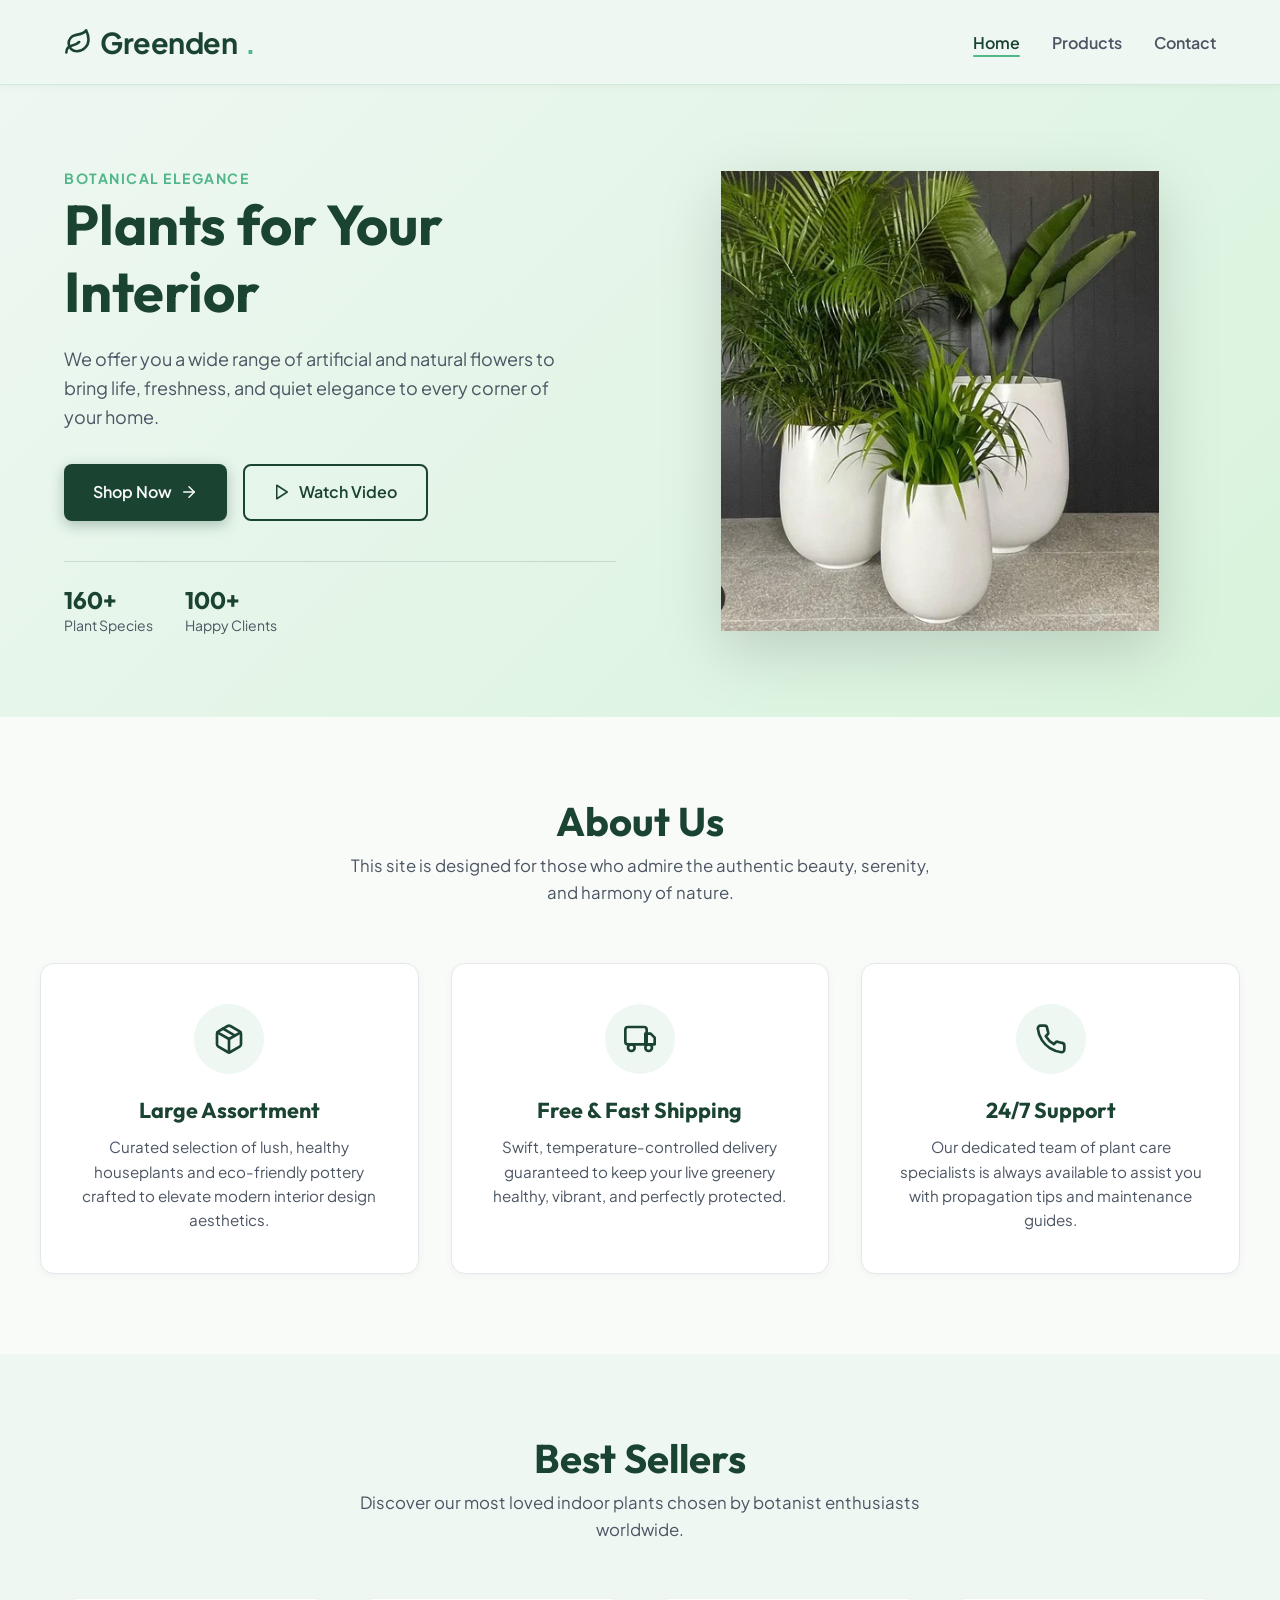
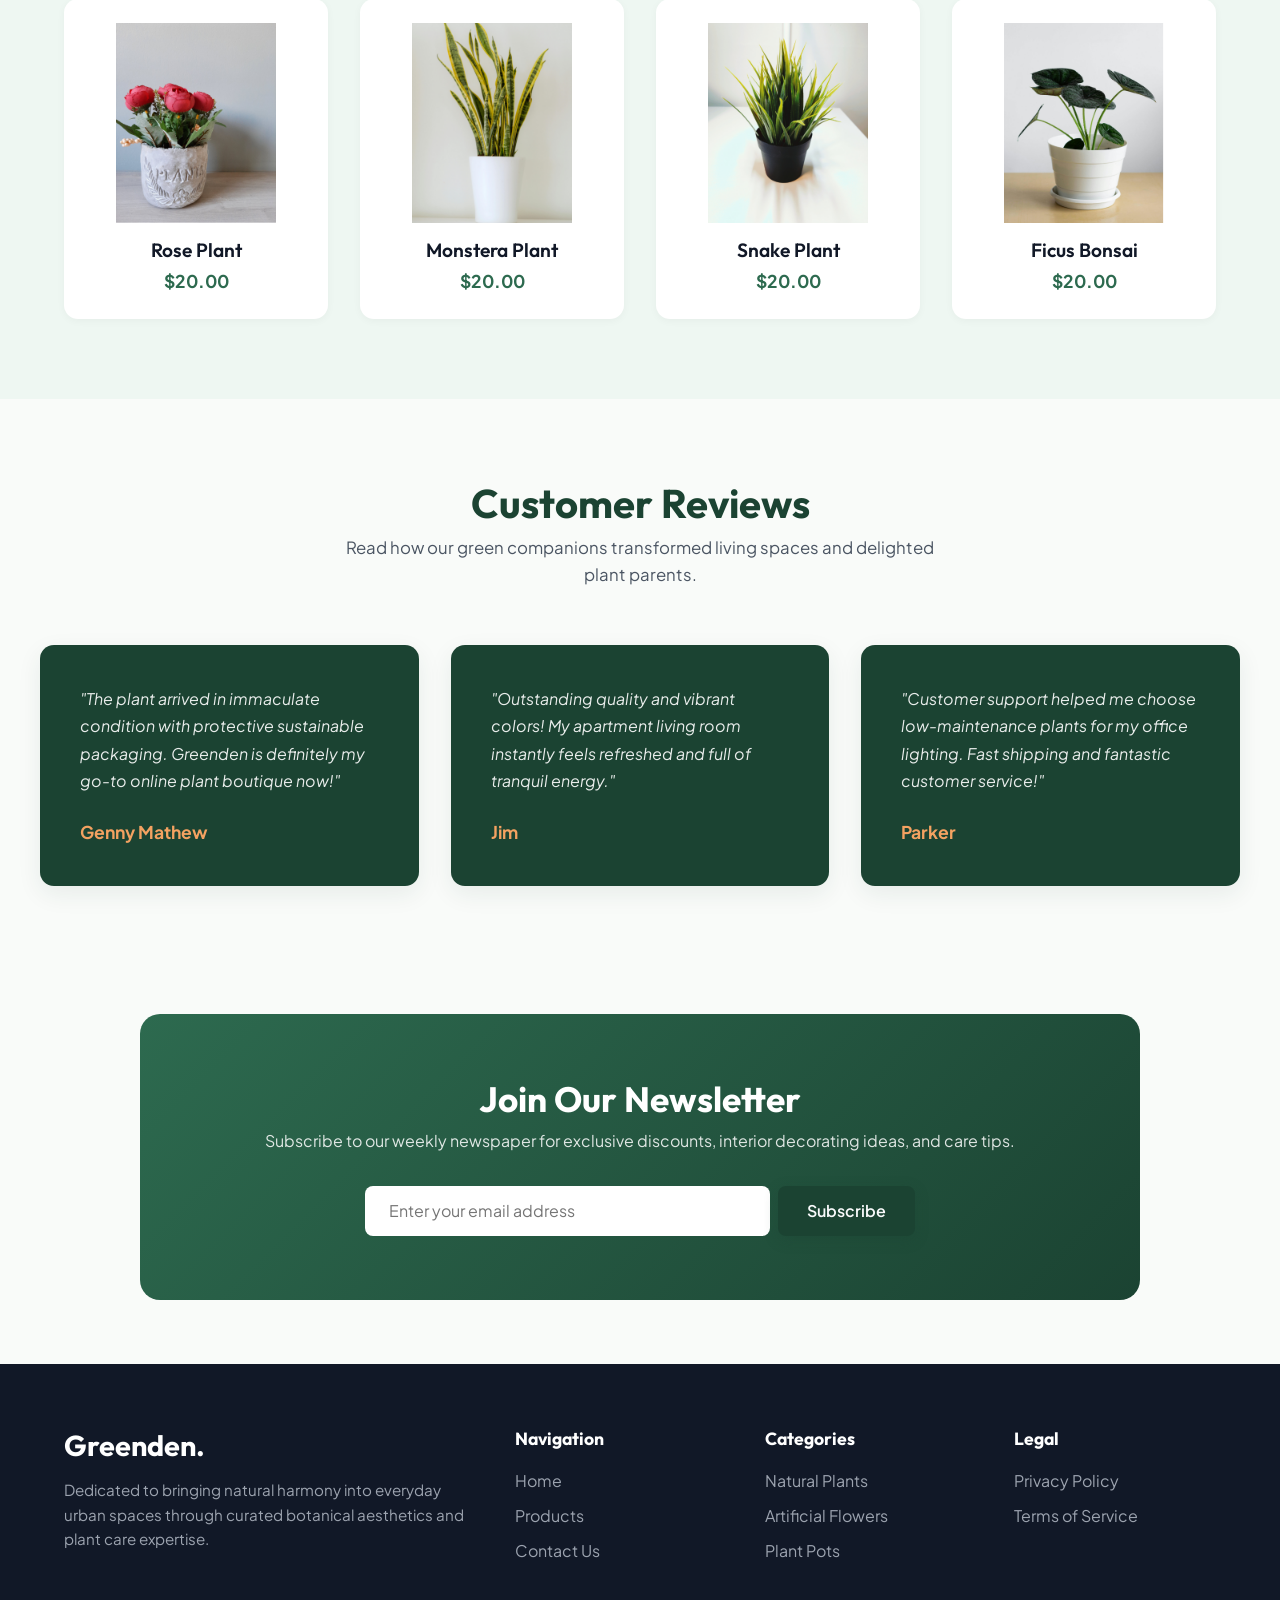
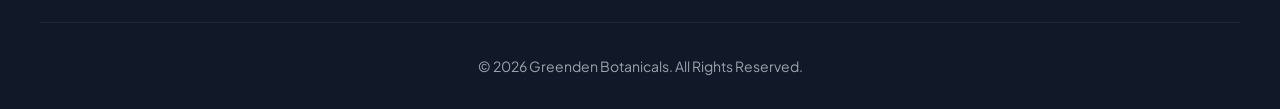
<file: index.html>
<!DOCTYPE html>
<html lang="en">

<head>
    <meta charset="UTF-8">
    <meta name="viewport" content="width=device-width, initial-scale=1.0">
    <title>Greenden | Premium Plants for Your Interior</title>
    <meta name="description" content="Explore a wide range of artificial and natural plants to transform your home interior harmony at Greenden.">
    <link rel="stylesheet" href="./style.css">
</head>

<body>
    <!-- Navigation Bar (Pure CSS Mobile Toggle) -->
    <nav class="navbar">
        <div class="nav-container container">
            <a href="./index.html" class="brand-logo">
                <svg xmlns="http://www.w3.org/2000/svg" width="28" height="28" viewBox="0 0 24 24" fill="none" stroke="currentColor" stroke-width="2.2" stroke-linecap="round" stroke-linejoin="round"><path d="M11 20A7 7 0 0 1 9.8 6.1C15.5 5 17 4.4 19 2c1 2 2 4.18 2 8 0 5.5-4.78 10-10 10Z"/><path d="M2 21c0-3 1.85-5.36 5.08-6C9.5 14.52 12 13 13 12"/></svg>
                Greenden<span>.</span>
            </a>

            <input type="checkbox" id="menu-toggle" class="menu-toggle-checkbox">
            <label for="menu-toggle" class="menu-toggle-label" aria-label="Toggle Navigation Menu">
                <svg xmlns="http://www.w3.org/2000/svg" width="32" height="32" viewBox="0 0 24 24" fill="none" stroke="currentColor" stroke-width="2" stroke-linecap="round" stroke-linejoin="round"><line x1="4" x2="20" y1="12" y2="12"/><line x1="4" x2="20" y1="6" y2="6"/><line x1="4" x2="20" y1="18" y2="18"/></svg>
            </label>

            <ul class="nav-menu" id="navMenu">
                <li><a href="./index.html" class="nav-link active">Home</a></li>
                <li><a href="./Product.html" class="nav-link">Products</a></li>
                <li><a href="./contact.html" class="nav-link">Contact</a></li>
            </ul>
        </div>
    </nav>

    <!-- Hero Section -->
    <header class="hero-section">
        <div class="container hero-grid">
            <div class="hero-content">
                <span class="hero-subtitle">Botanical Elegance</span>
                <h1 class="hero-title">Plants for Your Interior</h1>
                <p class="hero-desc">We offer you a wide range of artificial and natural flowers to bring life, freshness, and quiet elegance to every corner of your home.</p>
                <div class="hero-buttons">
                    <a href="./Product.html" class="btn btn-primary">
                        Shop Now
                        <svg xmlns="http://www.w3.org/2000/svg" width="18" height="18" viewBox="0 0 24 24" fill="none" stroke="currentColor" stroke-width="2" stroke-linecap="round" stroke-linejoin="round"><line x1="5" y1="12" x2="19" y2="12"></line><polyline points="12 5 19 12 12 19"></polyline></svg>
                    </a>
                    <a href="#about" class="btn btn-outline">
                        <svg xmlns="http://www.w3.org/2000/svg" width="18" height="18" viewBox="0 0 24 24" fill="none" stroke="currentColor" stroke-width="2" stroke-linecap="round" stroke-linejoin="round"><polygon points="5 3 19 12 5 21 5 3"></polygon></svg>
                        Watch Video
                    </a>
                </div>
                <div class="hero-stats">
                    <div class="stat-item">
                        <h4>160+</h4>
                        <p>Plant Species</p>
                    </div>
                    <div class="stat-item">
                        <h4>100+</h4>
                        <p>Happy Clients</p>
                    </div>
                </div>
            </div>
            <div class="hero-img-wrapper">
                <img src="./img/image.png" alt="Featured Interior Plant Showcase" class="hero-img">
            </div>
        </div>
    </header>

    <!-- About Us Section -->
    <section class="about-section container" id="about">
        <div class="section-header">
            <h2 class="section-title">About Us</h2>
            <p class="section-subtitle">This site is designed for those who admire the authentic beauty, serenity, and harmony of nature.</p>
        </div>

        <div class="features-grid">
            <div class="feature-card">
                <div class="feature-icon">
                    <svg xmlns="http://www.w3.org/2000/svg" width="32" height="32" viewBox="0 0 24 24" fill="none" stroke="currentColor" stroke-width="2" stroke-linecap="round" stroke-linejoin="round"><path d="m7.5 4.27 9 5.15"/><path d="M21 8a2 2 0 0 0-1-1.73l-7-4a2 2 0 0 0-2 0l-7 4A2 2 0 0 0 3 8v8a2 2 0 0 0 1 1.73l7 4a2 2 0 0 0 2 0l7-4A2 2 0 0 0 21 16Z"/><path d="m3.3 7 8.7 5 8.7-5"/><path d="M12 12v10"/></svg>
                </div>
                <h3>Large Assortment</h3>
                <p>Curated selection of lush, healthy houseplants and eco-friendly pottery crafted to elevate modern interior design aesthetics.</p>
            </div>

            <div class="feature-card">
                <div class="feature-icon">
                    <svg xmlns="http://www.w3.org/2000/svg" width="32" height="32" viewBox="0 0 24 24" fill="none" stroke="currentColor" stroke-width="2" stroke-linecap="round" stroke-linejoin="round"><rect width="16" height="13" x="1" y="3" rx="2"/><path d="M16 8h4l3 3v5h-7V8z"/><circle cx="5.5" cy="18.5" r="2.5"/><circle cx="18.5" cy="18.5" r="2.5"/></svg>
                </div>
                <h3>Free & Fast Shipping</h3>
                <p>Swift, temperature-controlled delivery guaranteed to keep your live greenery healthy, vibrant, and perfectly protected.</p>
            </div>

            <div class="feature-card">
                <div class="feature-icon">
                    <svg xmlns="http://www.w3.org/2000/svg" width="32" height="32" viewBox="0 0 24 24" fill="none" stroke="currentColor" stroke-width="2" stroke-linecap="round" stroke-linejoin="round"><path d="M22 16.92v3a2 2 0 0 1-2.18 2 19.79 19.79 0 0 1-8.63-3.07 19.5 19.5 0 0 1-6-6 19.79 19.79 0 0 1-3.07-8.67A2 2 0 0 1 4.11 2h3a2 2 0 0 1 2 1.72 12.84 12.84 0 0 0 .7 2.81 2 2 0 0 1-.45 2.11L8.09 9.91a16 16 0 0 0 6 6l1.27-1.27a2 2 0 0 1 2.11-.45 12.84 12.84 0 0 0 2.81.7A2 2 0 0 1 22 16.92z"/></svg>
                </div>
                <h3>24/7 Support</h3>
                <p>Our dedicated team of plant care specialists is always available to assist you with propagation tips and maintenance guides.</p>
            </div>
        </div>
    </section>

    <!-- Best Seller Section -->
    <section class="products-section">
        <div class="container">
            <div class="section-header">
                <h2 class="section-title">Best Sellers</h2>
                <p class="section-subtitle">Discover our most loved indoor plants chosen by botanist enthusiasts worldwide.</p>
            </div>

            <div class="product-grid">
                <div class="product-card">
                    <div class="product-img-wrapper">
                        <img src="./img/best_seller_1.png" alt="Rose Plant Botanical">
                    </div>
                    <div>
                        <h3 class="product-title">Rose Plant</h3>
                        <p class="product-price">$20.00</p>
                    </div>
                </div>

                <div class="product-card">
                    <div class="product-img-wrapper">
                        <img src="./img/best_seller_2.png" alt="Monstera Deliciosa">
                    </div>
                    <div>
                        <h3 class="product-title">Monstera Plant</h3>
                        <p class="product-price">$20.00</p>
                    </div>
                </div>

                <div class="product-card">
                    <div class="product-img-wrapper">
                        <img src="./img/best_seller_3.png" alt="Snake Plant Indoor">
                    </div>
                    <div>
                        <h3 class="product-title">Snake Plant</h3>
                        <p class="product-price">$20.00</p>
                    </div>
                </div>

                <div class="product-card">
                    <div class="product-img-wrapper">
                        <img src="./img/best_seller_4.png" alt="Ficus Bonsai Tree">
                    </div>
                    <div>
                        <h3 class="product-title">Ficus Bonsai</h3>
                        <p class="product-price">$20.00</p>
                    </div>
                </div>
            </div>
        </div>
    </section>

    <!-- Customer Reviews -->
    <section class="reviews-section container">
        <div class="section-header">
            <h2 class="section-title">Customer Reviews</h2>
            <p class="section-subtitle">Read how our green companions transformed living spaces and delighted plant parents.</p>
        </div>

        <div class="reviews-grid">
            <div class="review-card">
                <p>"The plant arrived in immaculate condition with protective sustainable packaging. Greenden is definitely my go-to online plant boutique now!"</p>
                <div class="reviewer-name">Genny Mathew</div>
            </div>

            <div class="review-card">
                <p>"Outstanding quality and vibrant colors! My apartment living room instantly feels refreshed and full of tranquil energy."</p>
                <div class="reviewer-name">Jim</div>
            </div>

            <div class="review-card">
                <p>"Customer support helped me choose low-maintenance plants for my office lighting. Fast shipping and fantastic customer service!"</p>
                <div class="reviewer-name">Parker</div>
            </div>
        </div>
    </section>

    <!-- Newsletter Section -->
    <div class="container">
        <section class="newsletter-section">
            <h2>Join Our Newsletter</h2>
            <p>Subscribe to our weekly newspaper for exclusive discounts, interior decorating ideas, and care tips.</p>
            <form class="newsletter-form" action="#" method="get">
                <input type="email" placeholder="Enter your email address" class="newsletter-input" required>
                <button type="submit" class="btn btn-primary">Subscribe</button>
            </form>
        </section>
    </div>

    <!-- Footer -->
    <footer class="footer">
        <div class="container footer-grid">
            <div class="footer-brand">
                <h2>Greenden<span>.</span></h2>
                <p>Dedicated to bringing natural harmony into everyday urban spaces through curated botanical aesthetics and plant care expertise.</p>
            </div>
            <div class="footer-col">
                <h4>Navigation</h4>
                <ul class="footer-links">
                    <li><a href="./index.html">Home</a></li>
                    <li><a href="./Product.html">Products</a></li>
                    <li><a href="./contact.html">Contact Us</a></li>
                </ul>
            </div>
            <div class="footer-col">
                <h4>Categories</h4>
                <ul class="footer-links">
                    <li><a href="./Product.html">Natural Plants</a></li>
                    <li><a href="./Product.html">Artificial Flowers</a></li>
                    <li><a href="./Product.html">Plant Pots</a></li>
                </ul>
            </div>
            <div class="footer-col">
                <h4>Legal</h4>
                <ul class="footer-links">
                    <li><a href="#">Privacy Policy</a></li>
                    <li><a href="#">Terms of Service</a></li>
                </ul>
            </div>
        </div>
        <div class="footer-bottom container">
            <p>&copy; 2026 Greenden Botanicals. All Rights Reserved.</p>
        </div>
    </footer>
</body>

</html>
</file>
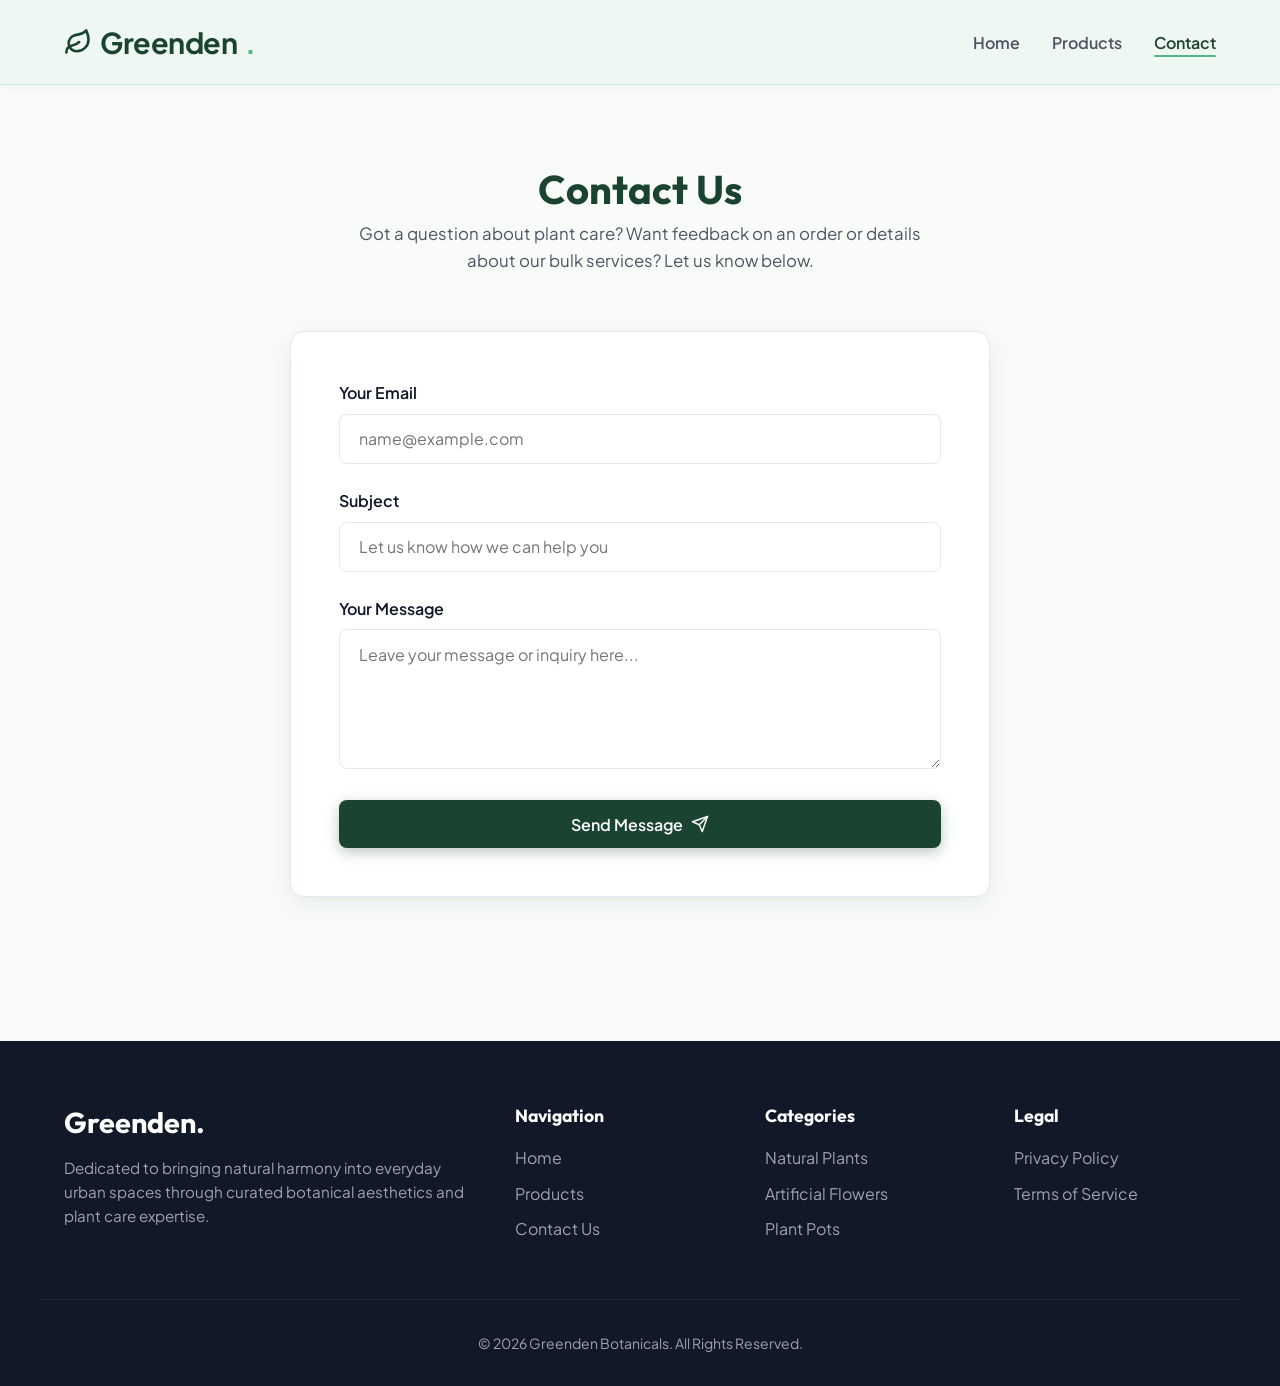
<file: contact.html>
<!DOCTYPE html>
<html lang="en">

<head>
    <meta charset="UTF-8">
    <meta name="viewport" content="width=device-width, initial-scale=1.0">
    <title>Contact Us | Greenden</title>
    <meta name="description" content="Get in touch with Greenden's botanical specialists for questions, orders, or support.">
    <link rel="stylesheet" href="./style.css">
</head>

<body>
    <!-- Navigation Bar (Pure CSS Mobile Toggle) -->
    <nav class="navbar">
        <div class="nav-container container">
            <a href="./index.html" class="brand-logo">
                <svg xmlns="http://www.w3.org/2000/svg" width="28" height="28" viewBox="0 0 24 24" fill="none" stroke="currentColor" stroke-width="2.2" stroke-linecap="round" stroke-linejoin="round"><path d="M11 20A7 7 0 0 1 9.8 6.1C15.5 5 17 4.4 19 2c1 2 2 4.18 2 8 0 5.5-4.78 10-10 10Z"/><path d="M2 21c0-3 1.85-5.36 5.08-6C9.5 14.52 12 13 13 12"/></svg>
                Greenden<span>.</span>
            </a>

            <input type="checkbox" id="menu-toggle" class="menu-toggle-checkbox">
            <label for="menu-toggle" class="menu-toggle-label" aria-label="Toggle Navigation Menu">
                <svg xmlns="http://www.w3.org/2000/svg" width="32" height="32" viewBox="0 0 24 24" fill="none" stroke="currentColor" stroke-width="2" stroke-linecap="round" stroke-linejoin="round"><line x1="4" x2="20" y1="12" y2="12"/><line x1="4" x2="20" y1="6" y2="6"/><line x1="4" x2="20" y1="18" y2="18"/></svg>
            </label>

            <ul class="nav-menu" id="navMenu">
                <li><a href="./index.html" class="nav-link">Home</a></li>
                <li><a href="./Product.html" class="nav-link">Products</a></li>
                <li><a href="./contact.html" class="nav-link active">Contact</a></li>
            </ul>
        </div>
    </nav>

    <!-- Contact Form Section -->
    <section class="contact-section">
        <div class="container">
            <div class="section-header">
                <h1 class="section-title">Contact Us</h1>
                <p class="section-subtitle">Got a question about plant care? Want feedback on an order or details about our bulk services? Let us know below.</p>
            </div>

            <div class="contact-box">
                <form action="#" method="get">
                    <div class="form-group">
                        <label for="email" class="form-label">Your Email</label>
                        <input type="email" id="email" class="form-control" placeholder="name@example.com" required>
                    </div>

                    <div class="form-group">
                        <label for="subject" class="form-label">Subject</label>
                        <input type="text" id="subject" class="form-control" placeholder="Let us know how we can help you" required>
                    </div>

                    <div class="form-group">
                        <label for="message" class="form-label">Your Message</label>
                        <textarea id="message" class="form-control" placeholder="Leave your message or inquiry here..." required></textarea>
                    </div>

                    <button type="submit" class="btn btn-primary" style="width: 100%;">
                        Send Message
                        <svg xmlns="http://www.w3.org/2000/svg" width="18" height="18" viewBox="0 0 24 24" fill="none" stroke="currentColor" stroke-width="2" stroke-linecap="round" stroke-linejoin="round"><line x1="22" y1="2" x2="11" y2="13"></line><polygon points="22 2 15 22 11 13 2 9 22 2"></polygon></svg>
                    </button>
                </form>
            </div>
        </div>
    </section>

    <!-- Footer -->
    <footer class="footer">
        <div class="container footer-grid">
            <div class="footer-brand">
                <h2>Greenden<span>.</span></h2>
                <p>Dedicated to bringing natural harmony into everyday urban spaces through curated botanical aesthetics and plant care expertise.</p>
            </div>
            <div class="footer-col">
                <h4>Navigation</h4>
                <ul class="footer-links">
                    <li><a href="./index.html">Home</a></li>
                    <li><a href="./Product.html">Products</a></li>
                    <li><a href="./contact.html">Contact Us</a></li>
                </ul>
            </div>
            <div class="footer-col">
                <h4>Categories</h4>
                <ul class="footer-links">
                    <li><a href="./Product.html">Natural Plants</a></li>
                    <li><a href="./Product.html">Artificial Flowers</a></li>
                    <li><a href="./Product.html">Plant Pots</a></li>
                </ul>
            </div>
            <div class="footer-col">
                <h4>Legal</h4>
                <ul class="footer-links">
                    <li><a href="#">Privacy Policy</a></li>
                    <li><a href="#">Terms of Service</a></li>
                </ul>
            </div>
        </div>
        <div class="footer-bottom container">
            <p>&copy; 2026 Greenden Botanicals. All Rights Reserved.</p>
        </div>
    </footer>
</body>

</html>
</file>
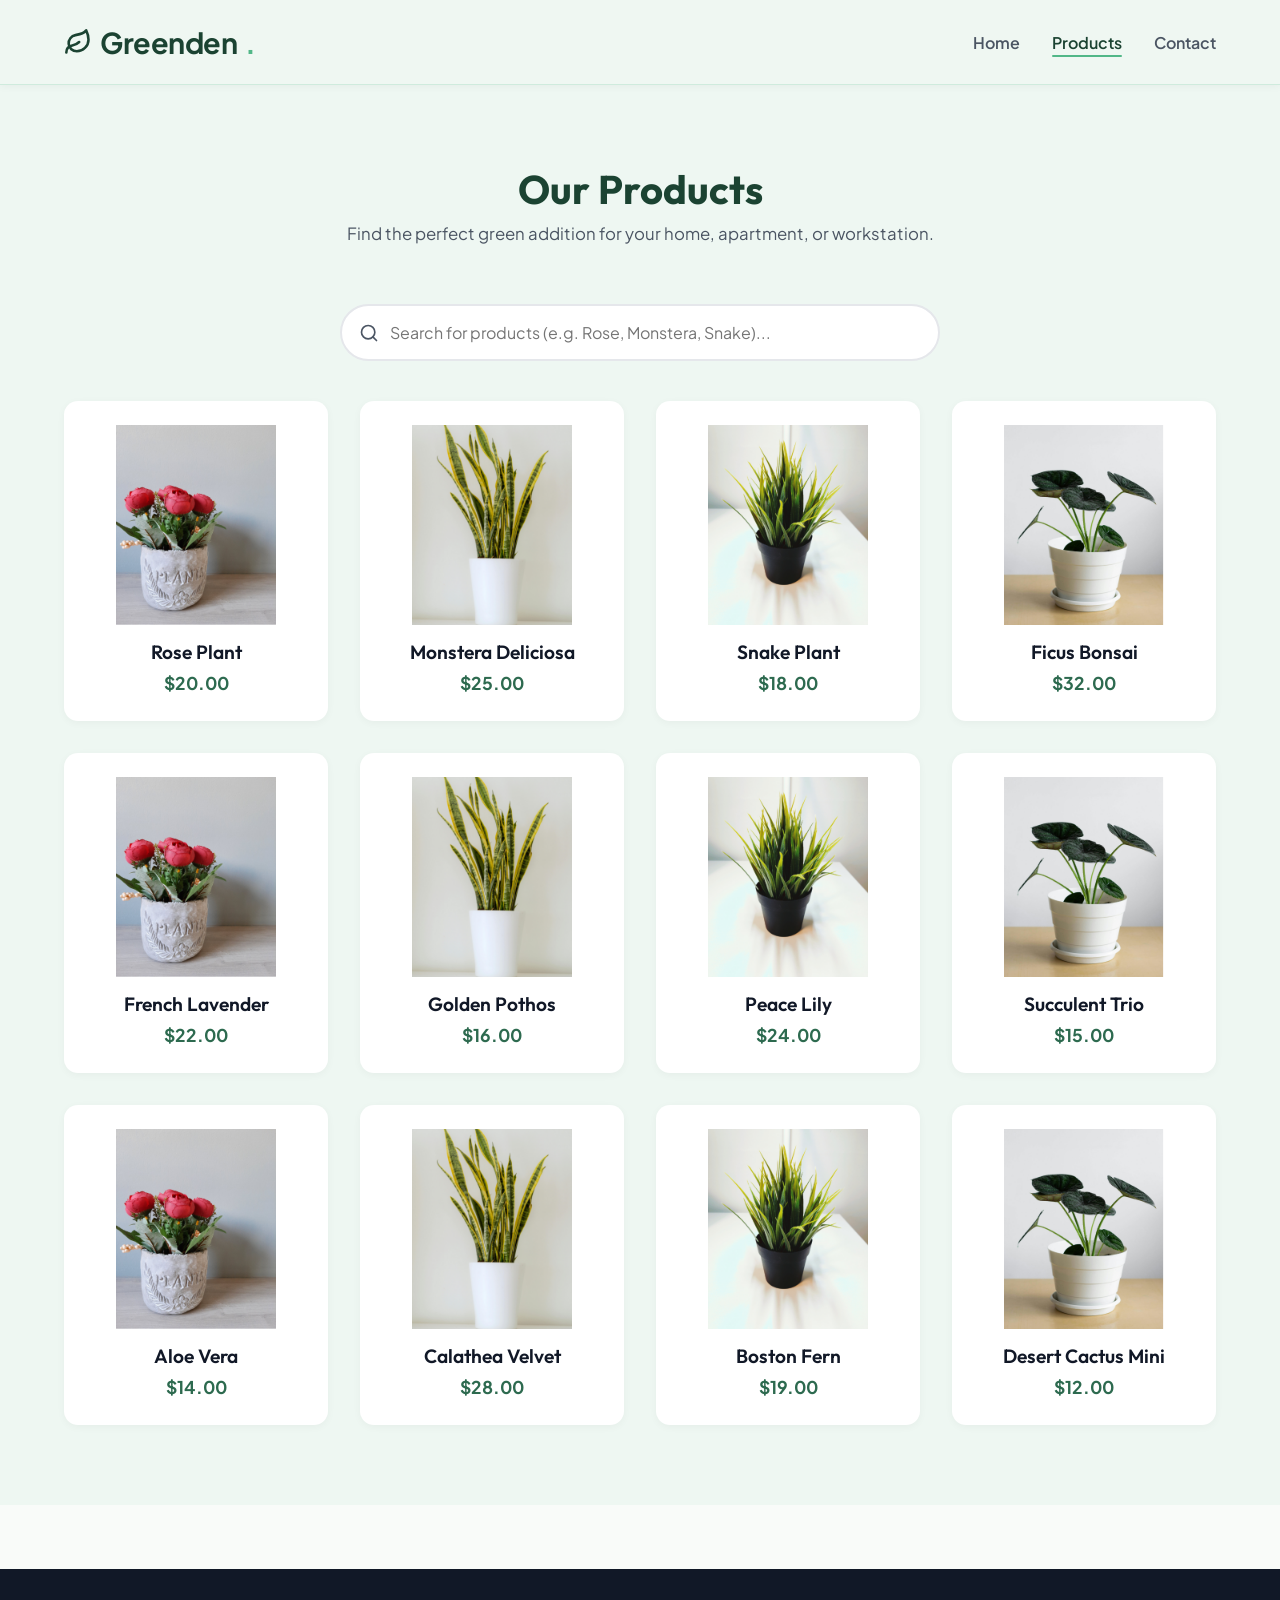
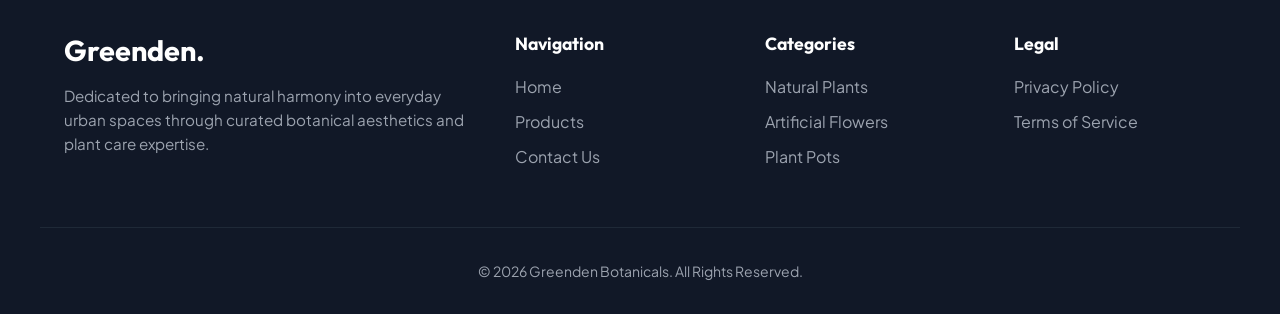
<file: Product.html>
<!DOCTYPE html>
<html lang="en">

<head>
    <meta charset="UTF-8">
    <meta name="viewport" content="width=device-width, initial-scale=1.0">
    <title>Our Products | Greenden</title>
    <meta name="description" content="Browse our wide selection of natural indoor plants, artificial flowers, and botanical accessories at Greenden.">
    <link rel="stylesheet" href="./style.css">
</head>

<body>
    <!-- Navigation Bar (Pure CSS Mobile Toggle) -->
    <nav class="navbar">
        <div class="nav-container container">
            <a href="./index.html" class="brand-logo">
                <svg xmlns="http://www.w3.org/2000/svg" width="28" height="28" viewBox="0 0 24 24" fill="none" stroke="currentColor" stroke-width="2.2" stroke-linecap="round" stroke-linejoin="round"><path d="M11 20A7 7 0 0 1 9.8 6.1C15.5 5 17 4.4 19 2c1 2 2 4.18 2 8 0 5.5-4.78 10-10 10Z"/><path d="M2 21c0-3 1.85-5.36 5.08-6C9.5 14.52 12 13 13 12"/></svg>
                Greenden<span>.</span>
            </a>

            <input type="checkbox" id="menu-toggle" class="menu-toggle-checkbox">
            <label for="menu-toggle" class="menu-toggle-label" aria-label="Toggle Navigation Menu">
                <svg xmlns="http://www.w3.org/2000/svg" width="32" height="32" viewBox="0 0 24 24" fill="none" stroke="currentColor" stroke-width="2" stroke-linecap="round" stroke-linejoin="round"><line x1="4" x2="20" y1="12" y2="12"/><line x1="4" x2="20" y1="6" y2="6"/><line x1="4" x2="20" y1="18" y2="18"/></svg>
            </label>

            <ul class="nav-menu" id="navMenu">
                <li><a href="./index.html" class="nav-link">Home</a></li>
                <li><a href="./Product.html" class="nav-link active">Products</a></li>
                <li><a href="./contact.html" class="nav-link">Contact</a></li>
            </ul>
        </div>
    </nav>

    <!-- Product Showcase Section -->
    <section class="products-section" style="min-height: 80vh;">
        <div class="container">
            <div class="section-header">
                <h1 class="section-title">Our Products</h1>
                <p class="section-subtitle">Find the perfect green addition for your home, apartment, or workstation.</p>
            </div>

            <!-- Search Bar -->
            <div class="search-wrapper">
                <svg class="search-icon" xmlns="http://www.w3.org/2000/svg" width="20" height="20" viewBox="0 0 24 24" fill="none" stroke="currentColor" stroke-width="2" stroke-linecap="round" stroke-linejoin="round"><circle cx="11" cy="11" r="8"></circle><line x1="21" y1="21" x2="16.65" y2="16.65"></line></svg>
                <input type="text" id="searchInput" class="search-input" placeholder="Search for products (e.g. Rose, Monstera, Snake)...">
            </div>

            <!-- Product Grid -->
            <div class="product-grid" id="productGrid">
                <div class="product-card">
                    <div class="product-img-wrapper">
                        <img src="./img/best_seller_1.png" alt="Rose Plant Botanical">
                    </div>
                    <div>
                        <h3 class="product-title">Rose Plant</h3>
                        <p class="product-price">$20.00</p>
                    </div>
                </div>

                <div class="product-card">
                    <div class="product-img-wrapper">
                        <img src="./img/best_seller_2.png" alt="Monstera Deliciosa">
                    </div>
                    <div>
                        <h3 class="product-title">Monstera Deliciosa</h3>
                        <p class="product-price">$25.00</p>
                    </div>
                </div>

                <div class="product-card">
                    <div class="product-img-wrapper">
                        <img src="./img/best_seller_3.png" alt="Snake Plant Indoor">
                    </div>
                    <div>
                        <h3 class="product-title">Snake Plant</h3>
                        <p class="product-price">$18.00</p>
                    </div>
                </div>

                <div class="product-card">
                    <div class="product-img-wrapper">
                        <img src="./img/best_seller_4.png" alt="Ficus Bonsai Tree">
                    </div>
                    <div>
                        <h3 class="product-title">Ficus Bonsai</h3>
                        <p class="product-price">$32.00</p>
                    </div>
                </div>

                <div class="product-card">
                    <div class="product-img-wrapper">
                        <img src="./img/best_seller_1.png" alt="French Lavender">
                    </div>
                    <div>
                        <h3 class="product-title">French Lavender</h3>
                        <p class="product-price">$22.00</p>
                    </div>
                </div>

                <div class="product-card">
                    <div class="product-img-wrapper">
                        <img src="./img/best_seller_2.png" alt="Golden Pothos Hanging">
                    </div>
                    <div>
                        <h3 class="product-title">Golden Pothos</h3>
                        <p class="product-price">$16.00</p>
                    </div>
                </div>

                <div class="product-card">
                    <div class="product-img-wrapper">
                        <img src="./img/best_seller_3.png" alt="Peace Lily Flowering">
                    </div>
                    <div>
                        <h3 class="product-title">Peace Lily</h3>
                        <p class="product-price">$24.00</p>
                    </div>
                </div>

                <div class="product-card">
                    <div class="product-img-wrapper">
                        <img src="./img/best_seller_4.png" alt="Succulent Collection">
                    </div>
                    <div>
                        <h3 class="product-title">Succulent Trio</h3>
                        <p class="product-price">$15.00</p>
                    </div>
                </div>

                <div class="product-card">
                    <div class="product-img-wrapper">
                        <img src="./img/best_seller_1.png" alt="Aloe Vera Healing">
                    </div>
                    <div>
                        <h3 class="product-title">Aloe Vera</h3>
                        <p class="product-price">$14.00</p>
                    </div>
                </div>

                <div class="product-card">
                    <div class="product-img-wrapper">
                        <img src="./img/best_seller_2.png" alt="Calathea Velvet Plant">
                    </div>
                    <div>
                        <h3 class="product-title">Calathea Velvet</h3>
                        <p class="product-price">$28.00</p>
                    </div>
                </div>

                <div class="product-card">
                    <div class="product-img-wrapper">
                        <img src="./img/best_seller_3.png" alt="Boston Fern Basket">
                    </div>
                    <div>
                        <h3 class="product-title">Boston Fern</h3>
                        <p class="product-price">$19.00</p>
                    </div>
                </div>

                <div class="product-card">
                    <div class="product-img-wrapper">
                        <img src="./img/best_seller_4.png" alt="Desert Cactus Mini">
                    </div>
                    <div>
                        <h3 class="product-title">Desert Cactus Mini</h3>
                        <p class="product-price">$12.00</p>
                    </div>
                </div>
            </div>
        </div>
    </section>

    <!-- Footer -->
    <footer class="footer">
        <div class="container footer-grid">
            <div class="footer-brand">
                <h2>Greenden<span>.</span></h2>
                <p>Dedicated to bringing natural harmony into everyday urban spaces through curated botanical aesthetics and plant care expertise.</p>
            </div>
            <div class="footer-col">
                <h4>Navigation</h4>
                <ul class="footer-links">
                    <li><a href="./index.html">Home</a></li>
                    <li><a href="./Product.html">Products</a></li>
                    <li><a href="./contact.html">Contact Us</a></li>
                </ul>
            </div>
            <div class="footer-col">
                <h4>Categories</h4>
                <ul class="footer-links">
                    <li><a href="./Product.html">Natural Plants</a></li>
                    <li><a href="./Product.html">Artificial Flowers</a></li>
                    <li><a href="./Product.html">Plant Pots</a></li>
                </ul>
            </div>
            <div class="footer-col">
                <h4>Legal</h4>
                <ul class="footer-links">
                    <li><a href="#">Privacy Policy</a></li>
                    <li><a href="#">Terms of Service</a></li>
                </ul>
            </div>
        </div>
        <div class="footer-bottom container">
            <p>&copy; 2026 Greenden Botanicals. All Rights Reserved.</p>
        </div>
    </footer>
</body>

</html>
</file>
<file: style.css>
/* ==========================================
   GREENDEN BOTANICALS - PURE HTML & CSS STYLES
   ========================================== */

@import url('https://fonts.googleapis.com/css2?family=Outfit:wght@300;400;500;600;700&family=Plus+Jakarta+Sans:wght@400;500;600;700&display=swap');

:root {
  --primary-color: #1b4332;
  --primary-light: #2d6a4f;
  --primary-lighter: #d8f3dc;
  --accent-color: #52b788;
  --accent-gold: #f4a261;
  --bg-main: #f9fbf9;
  --bg-surface: #ffffff;
  --bg-secondary: #eef7f2;
  --text-dark: #111827;
  --text-muted: #4b5563;
  --text-light: #f9fafb;
  --border-color: #e5e7eb;
  --radius-sm: 8px;
  --radius-md: 14px;
  --radius-lg: 20px;
  --shadow-sm: 0 2px 8px rgba(0, 0, 0, 0.04);
  --shadow-md: 0 8px 24px rgba(27, 67, 50, 0.08);
  --shadow-lg: 0 16px 32px rgba(27, 67, 50, 0.12);
  --transition: all 0.3s cubic-bezier(0.4, 0, 0.2, 1);
}

/* Base Resets */
* {
  margin: 0;
  padding: 0;
  box-sizing: border-box;
}

html {
  scroll-behavior: smooth;
}

body {
  font-family: 'Plus Jakarta Sans', -apple-system, BlinkMacSystemFont, sans-serif;
  background-color: var(--bg-main);
  color: var(--text-dark);
  line-height: 1.6;
}

h1, h2, h3, h4, h5, h6 {
  font-family: 'Outfit', sans-serif;
  color: var(--primary-color);
  line-height: 1.2;
}

a {
  text-decoration: none;
  color: inherit;
  transition: var(--transition);
}

ul {
  list-style: none;
}

img {
  max-width: 100%;
  height: auto;
  display: block;
}

button, input, textarea {
  font-family: inherit;
}

/* Layout Utilities */
.container {
  max-width: 1200px;
  margin: 0 auto;
  padding: 0 1.5rem;
}

/* ==========================================
   PURE CSS NAVIGATION BAR (NO JS)
   ========================================== */
.navbar {
  background-color: rgba(238, 247, 242, 0.94);
  backdrop-filter: blur(12px);
  -webkit-backdrop-filter: blur(12px);
  position: sticky;
  top: 0;
  z-index: 100;
  box-shadow: var(--shadow-sm);
  border-bottom: 1px solid rgba(82, 183, 136, 0.2);
}

.nav-container {
  display: flex;
  align-items: center;
  justify-content: space-between;
  padding: 1.2rem 1.5rem;
  position: relative;
}

.brand-logo {
  font-size: 1.8rem;
  font-weight: 700;
  color: var(--primary-color);
  display: flex;
  align-items: center;
  gap: 0.5rem;
  letter-spacing: -0.5px;
}

.brand-logo span {
  color: var(--accent-color);
}

.menu-toggle-checkbox {
  display: none;
}

.menu-toggle-label {
  display: none;
  cursor: pointer;
  color: var(--primary-color);
  padding: 0.2rem;
  user-select: none;
}

.nav-menu {
  display: flex;
  gap: 2rem;
  align-items: center;
}

.nav-link {
  font-size: 1rem;
  font-weight: 600;
  color: var(--text-muted);
  position: relative;
  padding: 0.3rem 0;
}

.nav-link:hover,
.nav-link.active {
  color: var(--primary-color);
}

.nav-link::after {
  content: '';
  position: absolute;
  bottom: 0;
  left: 0;
  width: 0%;
  height: 2.5px;
  background-color: var(--accent-color);
  border-radius: 2px;
  transition: var(--transition);
}

.nav-link:hover::after,
.nav-link.active::after {
  width: 100%;
}

/* ==========================================
   HERO SECTION
   ========================================== */
.hero-section {
  background: linear-gradient(135deg, #eef7f2 0%, #d8f3dc 100%);
  padding: 5rem 0;
  position: relative;
  overflow: hidden;
}

.hero-grid {
  display: grid;
  grid-template-columns: 1fr 1fr;
  gap: 3rem;
  align-items: center;
}

.hero-subtitle {
  text-transform: uppercase;
  font-size: 0.875rem;
  font-weight: 700;
  letter-spacing: 1.5px;
  color: var(--accent-color);
  margin-bottom: 0.75rem;
}

.hero-title {
  font-size: 3.5rem;
  font-weight: 700;
  margin-bottom: 1.25rem;
  color: var(--primary-color);
}

.hero-desc {
  font-size: 1.125rem;
  color: var(--text-muted);
  margin-bottom: 2rem;
  max-width: 90%;
}

.hero-buttons {
  display: flex;
  gap: 1rem;
  flex-wrap: wrap;
  margin-bottom: 2.5rem;
}

.btn {
  display: inline-flex;
  align-items: center;
  justify-content: center;
  gap: 0.5rem;
  padding: 0.85rem 1.8rem;
  border-radius: var(--radius-sm);
  font-weight: 600;
  font-size: 1rem;
  cursor: pointer;
  transition: var(--transition);
  border: none;
}

.btn-primary {
  background-color: var(--primary-color);
  color: var(--text-light);
  box-shadow: 0 4px 14px rgba(27, 67, 50, 0.3);
}

.btn-primary:hover {
  background-color: var(--primary-light);
  transform: translateY(-2px);
  box-shadow: 0 6px 20px rgba(27, 67, 50, 0.4);
}

.btn-outline {
  background-color: transparent;
  color: var(--primary-color);
  border: 2px solid var(--primary-color);
}

.btn-outline:hover {
  background-color: var(--primary-color);
  color: var(--text-light);
  transform: translateY(-2px);
}

.hero-stats {
  display: flex;
  gap: 2rem;
  border-top: 1px solid rgba(27, 67, 50, 0.15);
  padding-top: 1.5rem;
}

.stat-item h4 {
  font-size: 1.5rem;
  font-weight: 700;
}

.stat-item p {
  font-size: 0.875rem;
  color: var(--text-muted);
}

.hero-img-wrapper {
  display: flex;
  justify-content: center;
  position: relative;
}

.hero-img {
  max-height: 460px;
  object-fit: contain;
  filter: drop-shadow(0 20px 30px rgba(0, 0, 0, 0.15));
  animation: float 4s ease-in-out infinite;
}

@keyframes float {
  0%, 100% { transform: translateY(0px); }
  50% { transform: translateY(-12px); }
}

/* ==========================================
   ABOUT SECTION
   ========================================== */
.about-section {
  padding: 5rem 0;
}

.section-header {
  text-align: center;
  max-width: 600px;
  margin: 0 auto 3.5rem auto;
}

.section-title {
  font-size: 2.5rem;
  font-weight: 700;
  margin-bottom: 0.5rem;
}

.section-subtitle {
  color: var(--text-muted);
  font-size: 1.05rem;
}

.features-grid {
  display: grid;
  grid-template-columns: repeat(auto-fit, minmax(300px, 1fr));
  gap: 2rem;
}

.feature-card {
  background: var(--bg-surface);
  padding: 2.5rem 2rem;
  border-radius: var(--radius-md);
  border: 1px solid var(--border-color);
  box-shadow: var(--shadow-sm);
  text-align: center;
  transition: var(--transition);
}

.feature-card:hover {
  transform: translateY(-8px);
  box-shadow: var(--shadow-md);
  border-color: var(--accent-color);
}

.feature-icon {
  width: 70px;
  height: 70px;
  background-color: var(--bg-secondary);
  color: var(--primary-color);
  border-radius: 50%;
  display: flex;
  align-items: center;
  justify-content: center;
  margin: 0 auto 1.5rem auto;
  transition: var(--transition);
}

.feature-card:hover .feature-icon {
  background-color: var(--primary-color);
  color: #ffffff;
}

.feature-card h3 {
  font-size: 1.35rem;
  margin-bottom: 0.75rem;
}

.feature-card p {
  color: var(--text-muted);
  font-size: 0.95rem;
}

/* ==========================================
   PRODUCTS & BEST SELLER GRID
   ========================================== */
.products-section {
  padding: 5rem 0;
  background-color: var(--bg-secondary);
}

.product-grid {
  display: grid;
  grid-template-columns: repeat(auto-fill, minmax(240px, 1fr));
  gap: 2rem;
  margin-top: 2.5rem;
}

.product-card {
  background-color: var(--bg-surface);
  border-radius: var(--radius-md);
  padding: 1.5rem;
  text-align: center;
  box-shadow: var(--shadow-sm);
  transition: var(--transition);
  position: relative;
  display: flex;
  flex-direction: column;
  justify-content: space-between;
}

.product-card:hover {
  transform: translateY(-8px);
  box-shadow: var(--shadow-lg);
}

.product-img-wrapper {
  height: 200px;
  display: flex;
  align-items: center;
  justify-content: center;
  margin-bottom: 1rem;
  overflow: hidden;
}

.product-img-wrapper img {
  max-height: 100%;
  transition: var(--transition);
}

.product-card:hover .product-img-wrapper img {
  transform: scale(1.08);
}

.product-title {
  font-size: 1.2rem;
  font-weight: 600;
  margin-bottom: 0.3rem;
  color: var(--text-dark);
}

.product-price {
  font-size: 1.1rem;
  font-weight: 700;
  color: var(--primary-light);
}

.search-wrapper {
  max-width: 600px;
  margin: 0 auto 2rem auto;
  position: relative;
}

.search-input {
  width: 100%;
  padding: 1rem 1.5rem 1rem 3rem;
  border: 2px solid var(--border-color);
  border-radius: 50px;
  font-size: 1rem;
  outline: none;
  transition: var(--transition);
  background-color: var(--bg-surface);
}

.search-input:focus {
  border-color: var(--primary-color);
  box-shadow: 0 0 0 4px rgba(45, 106, 79, 0.15);
}

.search-icon {
  position: absolute;
  left: 1.2rem;
  top: 50%;
  transform: translateY(-50%);
  color: var(--text-muted);
}

/* ==========================================
   REVIEWS SECTION
   ========================================== */
.reviews-section {
  padding: 5rem 0;
}

.reviews-grid {
  display: grid;
  grid-template-columns: repeat(auto-fit, minmax(300px, 1fr));
  gap: 2rem;
}

.review-card {
  background-color: var(--primary-color);
  color: #ffffff;
  padding: 2.5rem;
  border-radius: var(--radius-md);
  box-shadow: var(--shadow-md);
  position: relative;
  display: flex;
  flex-direction: column;
  justify-content: space-between;
}

.review-card p {
  font-size: 1rem;
  line-height: 1.7;
  opacity: 0.9;
  margin-bottom: 1.5rem;
  font-style: italic;
}

.reviewer-name {
  font-size: 1.1rem;
  font-weight: 700;
  color: var(--accent-gold);
}

/* ==========================================
   NEWSLETTER & CONTACT
   ========================================== */
.newsletter-section {
  padding: 4rem 1.5rem;
  background: linear-gradient(135deg, #2d6a4f 0%, #1b4332 100%);
  color: #ffffff;
  text-align: center;
  border-radius: var(--radius-lg);
  margin: 3rem auto;
  max-width: 1000px;
}

.newsletter-section h2 {
  color: #ffffff;
  font-size: 2.2rem;
  margin-bottom: 0.5rem;
}

.newsletter-section p {
  opacity: 0.85;
  margin-bottom: 2rem;
}

.newsletter-form {
  display: flex;
  justify-content: center;
  gap: 0.5rem;
  max-width: 550px;
  margin: 0 auto;
}

.newsletter-input {
  flex: 1;
  padding: 0.9rem 1.5rem;
  border-radius: var(--radius-sm);
  border: none;
  font-size: 1rem;
  outline: none;
}

.contact-section {
  padding: 5rem 0;
}

.contact-box {
  max-width: 700px;
  margin: 0 auto;
  background-color: var(--bg-surface);
  padding: 3rem;
  border-radius: var(--radius-md);
  box-shadow: var(--shadow-md);
  border: 1px solid var(--border-color);
}

.form-group {
  margin-bottom: 1.5rem;
}

.form-label {
  display: block;
  font-weight: 600;
  margin-bottom: 0.5rem;
  color: var(--text-dark);
}

.form-control {
  width: 100%;
  padding: 0.85rem 1.2rem;
  border: 1.5px solid var(--border-color);
  border-radius: var(--radius-sm);
  font-size: 1rem;
  outline: none;
  transition: var(--transition);
}

.form-control:focus {
  border-color: var(--primary-color);
  box-shadow: 0 0 0 3px rgba(45, 106, 79, 0.15);
}

textarea.form-control {
  resize: vertical;
  min-height: 140px;
}

/* ==========================================
   FOOTER
   ========================================== */
.footer {
  background-color: #111827;
  color: #9ca3af;
  padding: 4rem 0 2rem 0;
  margin-top: 4rem;
}

.footer-grid {
  display: grid;
  grid-template-columns: 2fr 1fr 1fr 1fr;
  gap: 3rem;
  margin-bottom: 3rem;
}

.footer-brand h2 {
  color: #ffffff;
  font-size: 1.8rem;
  margin-bottom: 1rem;
}

.footer-brand p {
  font-size: 0.95rem;
  line-height: 1.6;
}

.footer-col h4 {
  color: #ffffff;
  font-size: 1.1rem;
  margin-bottom: 1.2rem;
}

.footer-links li {
  margin-bottom: 0.6rem;
}

.footer-links a:hover {
  color: var(--accent-color);
}

.footer-bottom {
  text-align: center;
  padding-top: 2rem;
  border-top: 1px solid #1f2937;
  font-size: 0.875rem;
}

/* ==========================================
   RESPONSIVE MEDIA QUERIES & PURE CSS MENU TOGGLE
   ========================================== */
@media (max-width: 992px) {
  .hero-title { font-size: 2.8rem; }
  .footer-grid { grid-template-columns: 1fr 1fr; }
}

@media (max-width: 768px) {
  .menu-toggle-label {
    display: block;
  }
  .nav-menu {
    position: absolute;
    top: 100%;
    left: 0;
    width: 100%;
    background-color: var(--bg-surface);
    flex-direction: column;
    padding: 1.5rem 0;
    gap: 1.2rem;
    box-shadow: var(--shadow-md);
    display: none;
    border-bottom: 1px solid var(--border-color);
  }
  /* Pure CSS Checkbox Toggle */
  .menu-toggle-checkbox:checked ~ .nav-menu {
    display: flex;
  }
  .hero-grid { grid-template-columns: 1fr; text-align: center; }
  .hero-desc { margin: 0 auto 2rem auto; }
  .hero-buttons { justify-content: center; }
  .hero-stats { justify-content: center; }
  .hero-img { max-height: 320px; }
  .newsletter-form { flex-direction: column; }
  .footer-grid { grid-template-columns: 1fr; }
}
</file>
